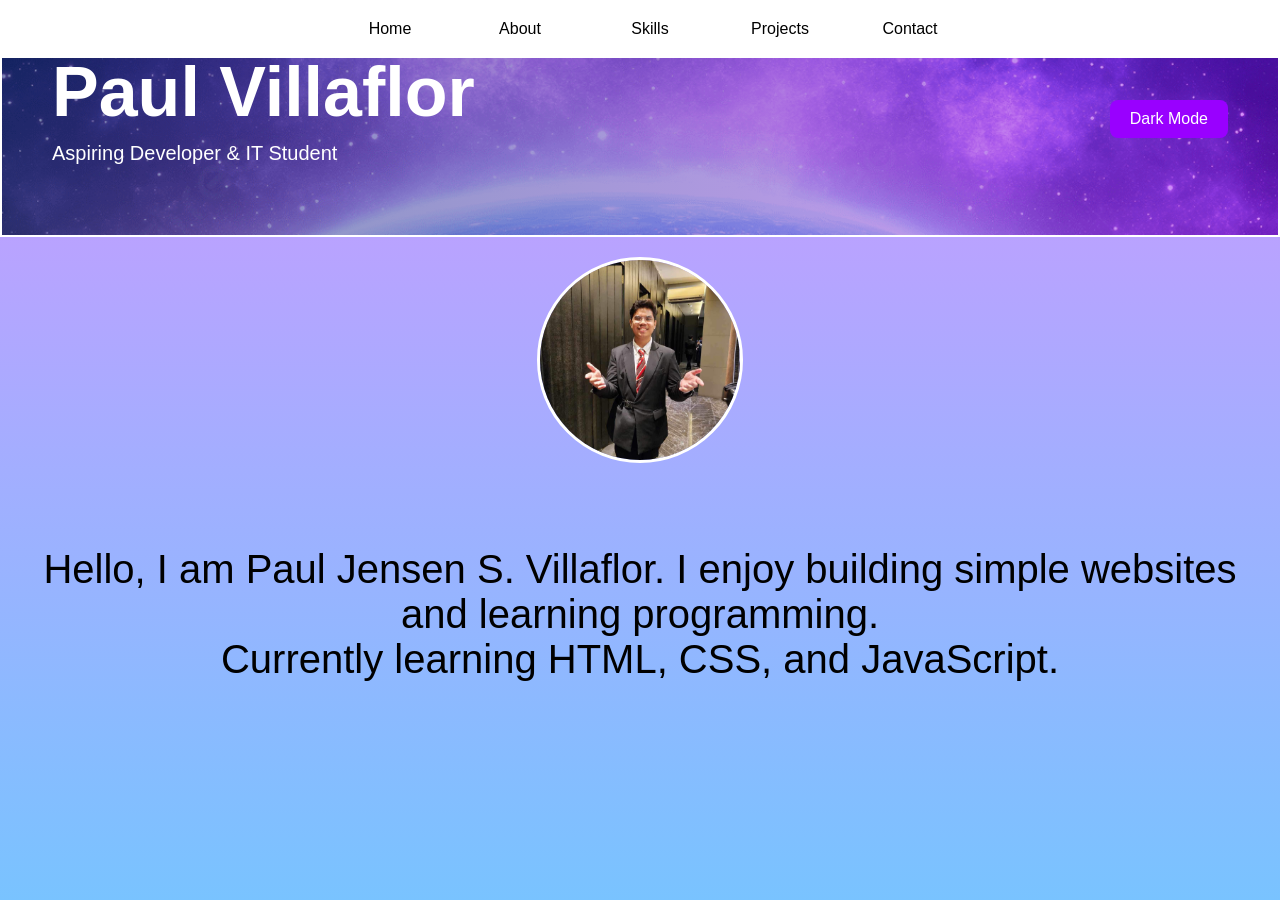
<file: index.html>
<!DOCTYPE html>
<html lang="en">
    
<head>
    <meta charset="UTF-8">
    <meta name="viewport" content="width=device-width, initial-scale=1.0">
    <title>Interactive Personal Portfolio Website</title>
    <link rel="stylesheet" href="style.css">
</head>

<body>

    <div class="navbar">
        <button class="btn" id="HomeBtn">Home</button>
        <button class="btn" id="AboutBtn">About</button>
        <button class="btn" id="SkillsBtn">Skills</button>
        <button class="btn" id="ProjectsBtn">Projects</button>
        <button class="btn" id="ContactBtn">Contact</button>
    </div>

    <div class="header">
        <div class="header-right">
            <h1>Paul Villaflor</h1>
            <p>Aspiring Developer & IT Student</p>
        </div>

        <button class="btn" id="DarkMode">
            Dark Mode
        </button>
    </div>

    <div class="profile">
        <img src="pfp.jpg" alt="Profile Picture">
    </div>

    <div class="intro">
        <p>
            Hello, I am Paul Jensen S. Villaflor.
            I enjoy building simple websites and learning programming.
            <br>
            Currently learning HTML, CSS, and JavaScript.
        </p>
    </div>

    <script src="script.js"></script>

</body>
</html>
</file>
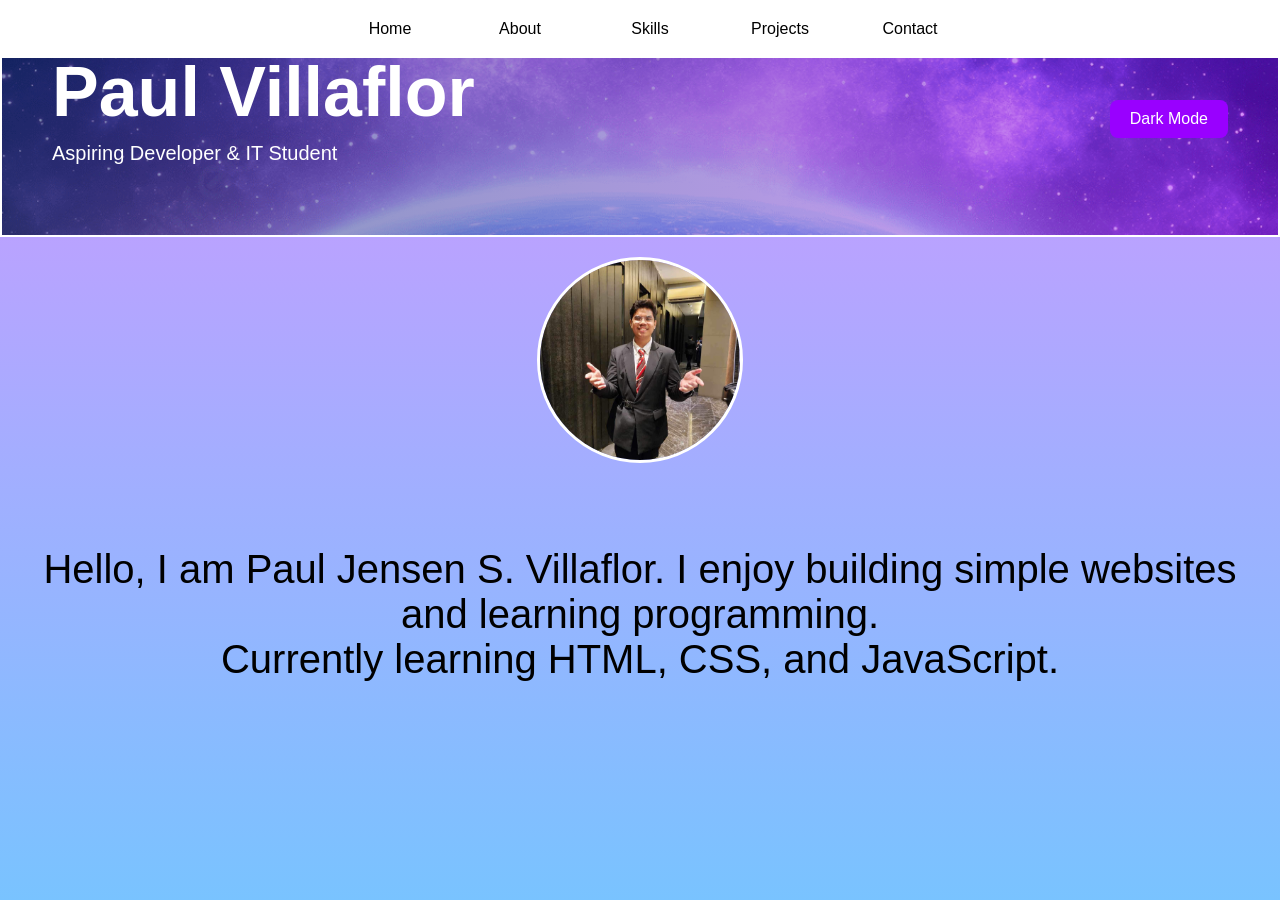
<file: Midterms/index.html>
<!DOCTYPE html>
<html lang="en">
    
<head>
    <meta charset="UTF-8">
    <meta name="viewport" content="width=device-width, initial-scale=1.0">
    <title>Interactive Personal Portfolio Website</title>
    <link rel="stylesheet" href="style.css">
</head>

<body>

    <div class="navbar">
        <button class="btn" id="HomeBtn">Home</button>
        <button class="btn" id="AboutBtn">About</button>
        <button class="btn" id="SkillsBtn">Skills</button>
        <button class="btn" id="ProjectsBtn">Projects</button>
        <button class="btn" id="ContactBtn">Contact</button>
    </div>

    <div class="header">
        <div class="header-right">
            <h1>Paul Villaflor</h1>
            <p>Aspiring Developer & IT Student</p>
        </div>

        <button class="btn" id="DarkMode">
            Dark Mode
        </button>
    </div>

    <div class="profile">
        <img src="pfp.jpg" alt="Profile Picture">
    </div>

    <div class="intro">
        <p>
            Hello, I am Paul Jensen S. Villaflor.
            I enjoy building simple websites and learning programming.
            <br>
            Currently learning HTML, CSS, and JavaScript.
        </p>
    </div>

    <script src="script.js"></script>

</body>
</html>
</file>
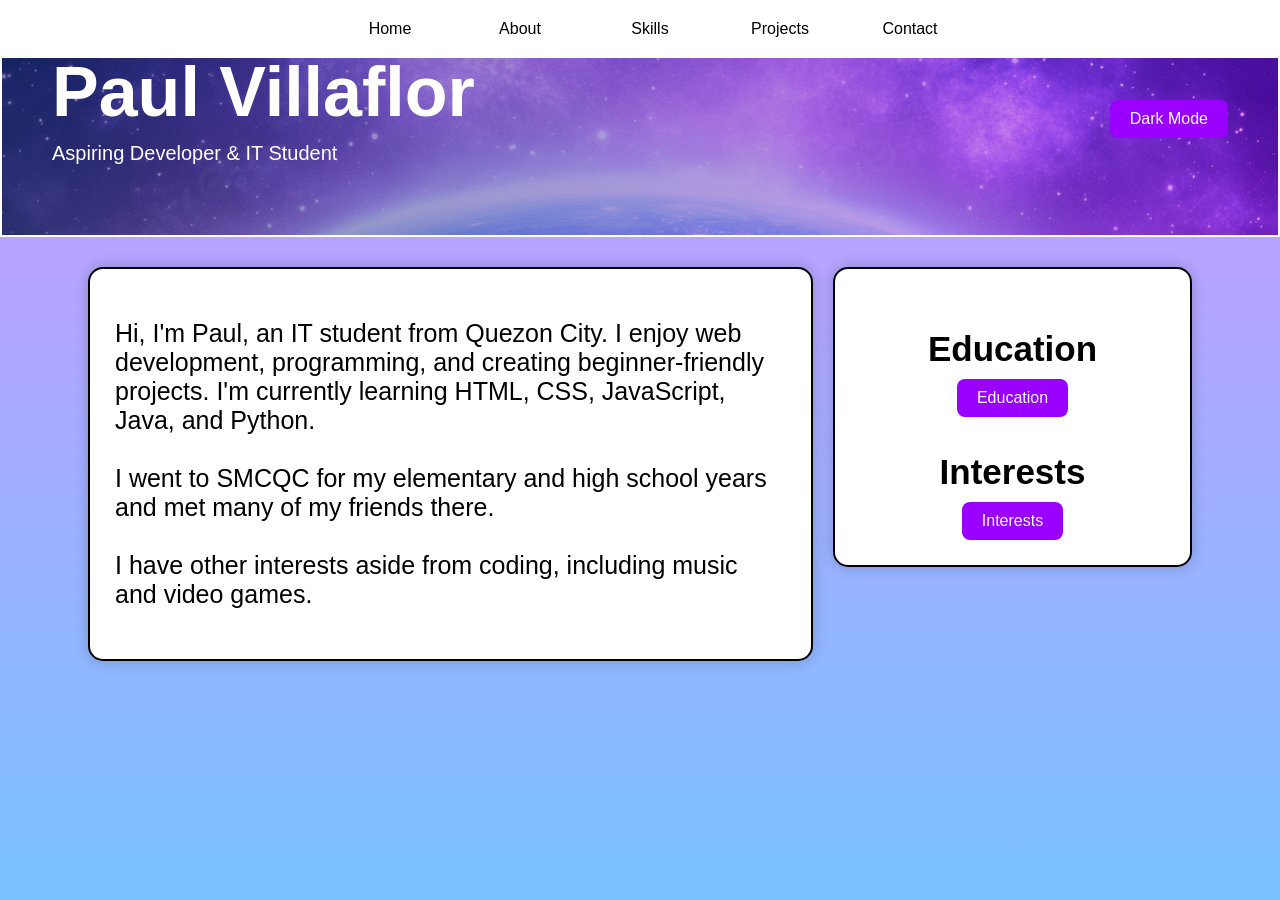
<file: About.html>
<!DOCTYPE html>
<html lang="en">

<head>
    <meta charset="UTF-8">
    <meta name="viewport" content="width=device-width, initial-scale=1.0">
    <title>About | Paul Villaflor</title>

    <link rel="stylesheet" href="style.css">
</head>

<body>

    <div class="navbar">
        <button class="btn" id="HomeBtn">Home</button>
        <button class="btn" id="AboutBtn">About</button>
        <button class="btn" id="SkillsBtn">Skills</button>
        <button class="btn" id="ProjectsBtn">Projects</button>
        <button class="btn" id="ContactBtn">Contact</button>
    </div>

    <div class="header">

        <div class="header-right">
            <h1>Paul Villaflor</h1>
            <p>Aspiring Developer & IT Student</p>
        </div>

        <button class="btn" id="DarkMode">
            Dark Mode
        </button>

    </div>

    <div class="containerwrapper">

        <div class="container">

            <div style="font-size: 25px;">

                <p>
                    Hi, I'm Paul, an IT student from Quezon City.
                    I enjoy web development, programming, and creating beginner-friendly projects.

                    I'm currently learning HTML, CSS, JavaScript, Java, and Python.
                    <br><br>

                    I went to SMCQC for my elementary and high school years and met many of my friends there.
                    <br><br>

                    I have other interests aside from coding, including music and video games.
                </p>

            </div>

        </div>

        <div class="container2">

            <p class="sectiontitle">Education</p>

            <button class="btn" id="EducationPopup">
                Education
            </button>

            <div class="popup" id="popupEdu">

                <div class="popup-content">

                    <h2>Education</h2>

                    <p>
                        Elementary:
                        Saint Mary's College Quezon City
                        <br>
                        2012 - 2018
                        <br><br>

                        High School:
                        Saint Mary's College Quezon City
                        <br>
                        2019 - 2021
                        <br><br>

                        Senior High School:
                        Far Eastern University Manila
                        <br>
                        2021 - 2024
                        <br><br>

                        Current College:
                        FEU Institute of Technology
                        <br>
                        2024 - Present
                    </p>

                    <button class="btn" id="ClosePopupEdu">
                        Close
                    </button>

                </div>

            </div>

            <p class="sectiontitle">Interests</p>

            <button class="btn" id="InterestsPopup">
                Interests
            </button>

            <div class="popup" id="popupInt">

                <div class="popup-content">

                    <h2>Interests</h2>

                    <p>
                        - Playing Guitar<br>
                        - Playing Video Games<br>
                        - Programming<br>
                        - Singing<br>
                        - Self-improvement
                    </p>

                    <button class="btn" id="ClosePopupInt">
                        Close
                    </button>

                </div>

            </div>

        </div>

    </div>

    <script src="script.js"></script>

</body>
</html>
</file>
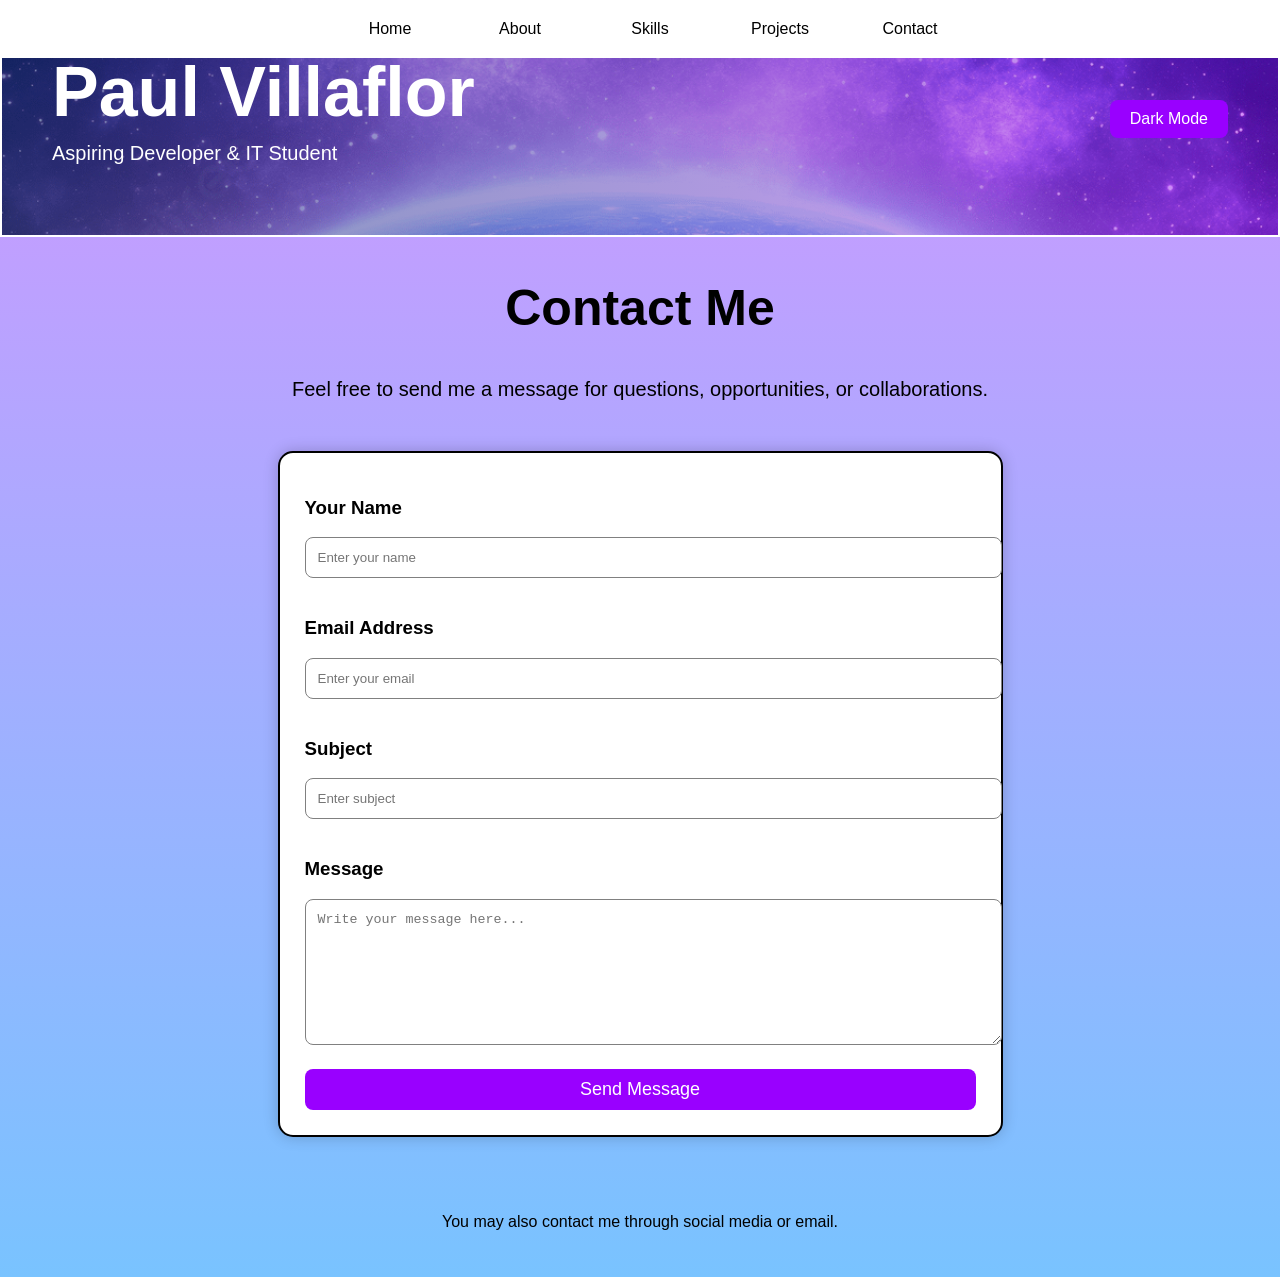
<file: Contacts.html>
<!DOCTYPE html>
<html lang="en">

<head>
    <meta charset="UTF-8">
    <meta name="viewport" content="width=device-width, initial-scale=1.0">
    <title>Contact | Paul Villaflor</title>

    <link rel="stylesheet" href="style.css">
</head>

<body>

    <div class="navbar">
        <button class="btn" id="HomeBtn">Home</button>
        <button class="btn" id="AboutBtn">About</button>
        <button class="btn" id="SkillsBtn">Skills</button>
        <button class="btn" id="ProjectsBtn">Projects</button>
        <button class="btn" id="ContactBtn">Contact</button>
    </div>

    <div class="header">

        <div class="header-right">
            <h1>Paul Villaflor</h1>
            <p>Aspiring Developer & IT Student</p>
        </div>

        <button class="btn" id="DarkMode">
            Dark Mode
        </button>

    </div>

    <div style="text-align: center; margin-top: 30px;">

        <h2 style="font-size: 50px;">
            Contact Me
        </h2>

        <p style="font-size: 20px;">
            Feel free to send me a message for questions,
            opportunities, or collaborations.
        </p>

    </div>

    <div class="containerwrapper">

        <div class="container" style="max-width: 700px;">

            <form>

                <label for="name">
                    <h3>Your Name</h3>
                </label>

                <input
                    type="text"
                    id="name"
                    name="name"
                    placeholder="Enter your name"
                    style="
                        width: 100%;
                        padding: 12px;
                        border-radius: 8px;
                        border: 1px solid gray;
                        margin-bottom: 20px;
                    "
                >

                <label for="email">
                    <h3>Email Address</h3>
                </label>

                <input
                    type="email"
                    id="email"
                    name="email"
                    placeholder="Enter your email"
                    style="
                        width: 100%;
                        padding: 12px;
                        border-radius: 8px;
                        border: 1px solid gray;
                        margin-bottom: 20px;
                    "
                >

                <label for="subject">
                    <h3>Subject</h3>
                </label>

                <input
                    type="text"
                    id="subject"
                    name="subject"
                    placeholder="Enter subject"
                    style="
                        width: 100%;
                        padding: 12px;
                        border-radius: 8px;
                        border: 1px solid gray;
                        margin-bottom: 20px;
                    "
                >

                <label for="message">
                    <h3>Message</h3>
                </label>

                <textarea
                    id="message"
                    name="message"
                    rows="8"
                    placeholder="Write your message here..."
                    style="
                        width: 100%;
                        padding: 12px;
                        border-radius: 8px;
                        border: 1px solid gray;
                        resize: vertical;
                        margin-bottom: 20px;
                    "
                ></textarea>

                <button
                    type="submit"
                    class="btn"
                    style="
                        width: 100%;
                        font-size: 18px;
                    "
                >
                    Send Message
                </button>

            </form>

        </div>

    </div>

    <div style="text-align: center; padding: 30px;">

        <p>
            You may also contact me through social media or email.
        </p>

    </div>

    <script src="script.js"></script>

</body>
</html>
</file>
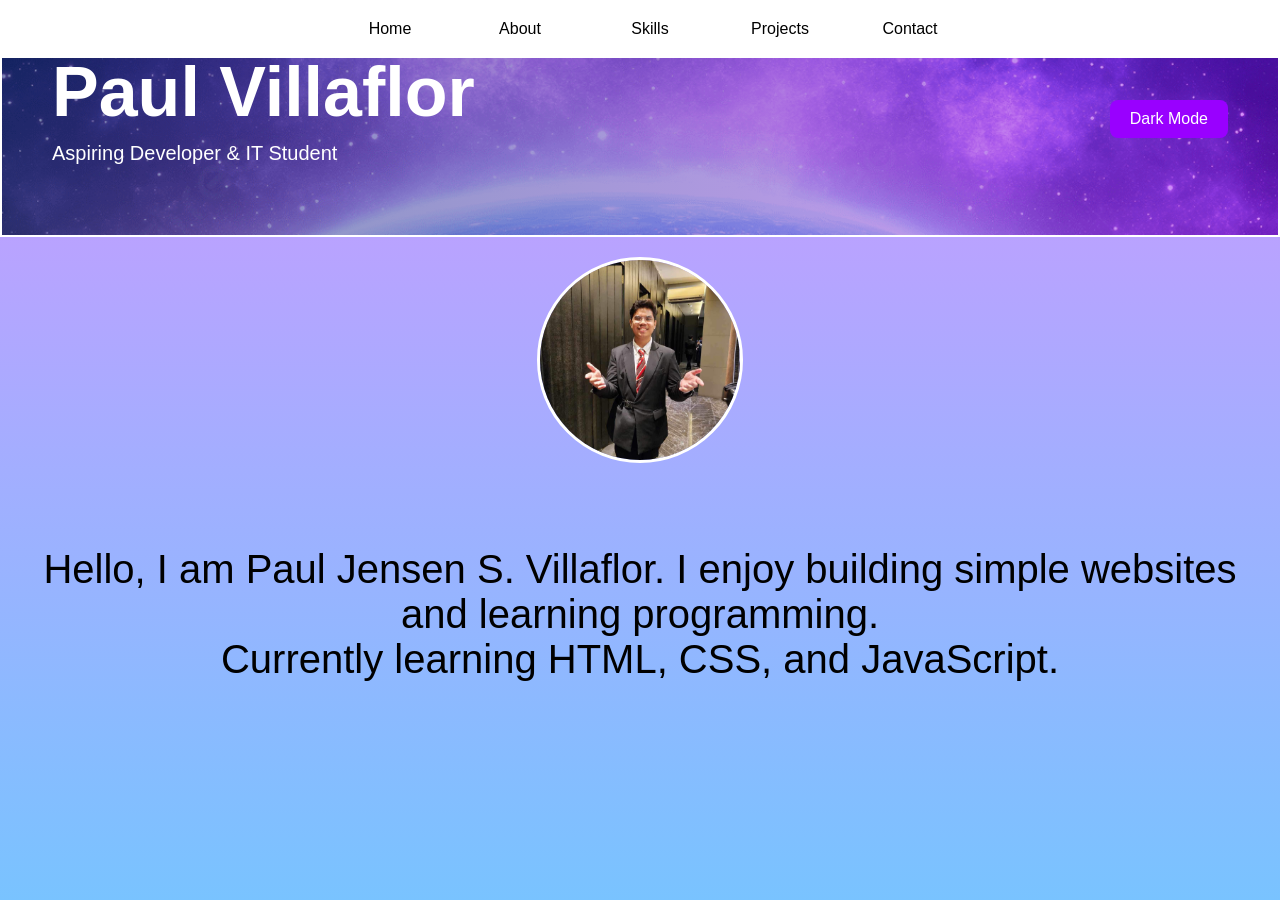
<file: Home.html>
<!DOCTYPE html>
<html lang="en">
    
<head>
    <meta charset="UTF-8">
    <meta name="viewport" content="width=device-width, initial-scale=1.0">
    <title>Interactive Personal Portfolio Website</title>
    <link rel="stylesheet" href="style.css">
</head>

<body>

    <div class="navbar">
        <button class="btn" id="HomeBtn">Home</button>
        <button class="btn" id="AboutBtn">About</button>
        <button class="btn" id="SkillsBtn">Skills</button>
        <button class="btn" id="ProjectsBtn">Projects</button>
        <button class="btn" id="ContactBtn">Contact</button>
    </div>

    <div class="header">
        <div class="header-right">
            <h1>Paul Villaflor</h1>
            <p>Aspiring Developer & IT Student</p>
        </div>

        <button class="btn" id="DarkMode">
            Dark Mode
        </button>
    </div>

    <div class="profile">
        <img src="pfp.jpg" alt="Profile Picture">
    </div>

    <div class="intro">
        <p>
            Hello, I am Paul Jensen S. Villaflor.
            I enjoy building simple websites and learning programming.
            <br>
            Currently learning HTML, CSS, and JavaScript.
        </p>
    </div>

    <script src="script.js"></script>

</body>
</html>
</file>
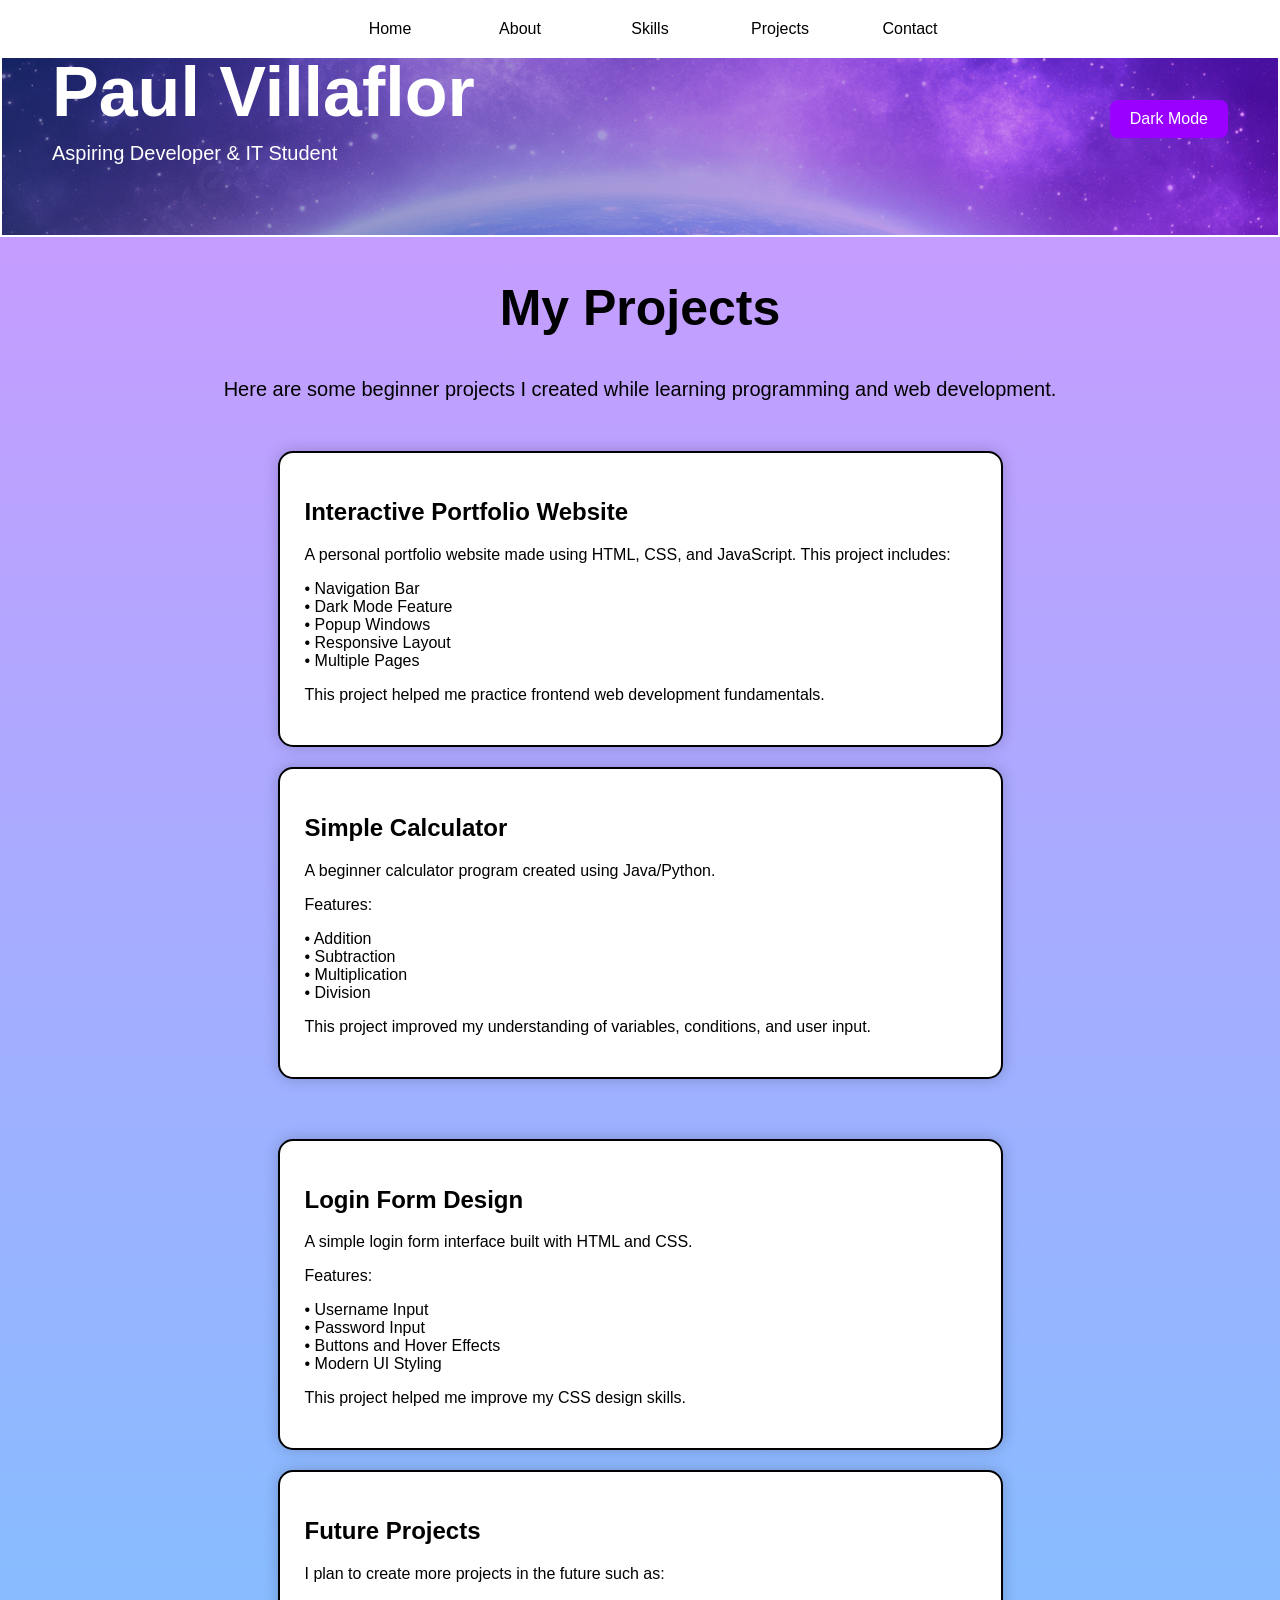
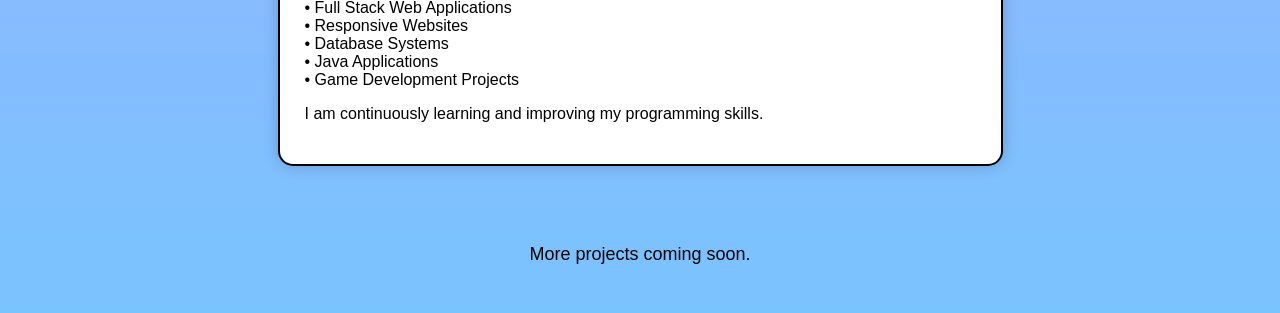
<file: Projects.html>
<!DOCTYPE html>
<html lang="en">

<head>
    <meta charset="UTF-8">
    <meta name="viewport" content="width=device-width, initial-scale=1.0">
    <title>Projects | Paul Villaflor</title>

    <link rel="stylesheet" href="style.css">
</head>

<body>

    <div class="navbar">
        <button class="btn" id="HomeBtn">Home</button>
        <button class="btn" id="AboutBtn">About</button>
        <button class="btn" id="SkillsBtn">Skills</button>
        <button class="btn" id="ProjectsBtn">Projects</button>
        <button class="btn" id="ContactBtn">Contact</button>
    </div>

    <div class="header">

        <div class="header-right">
            <h1>Paul Villaflor</h1>
            <p>Aspiring Developer & IT Student</p>
        </div>

        <button class="btn" id="DarkMode">
            Dark Mode
        </button>

    </div>

    <div style="text-align: center; margin-top: 30px;">
        <h2 style="font-size: 50px;">My Projects</h2>
        <p style="font-size: 20px;">
            Here are some beginner projects I created while learning programming and web development.
        </p>
    </div>

    <div class="containerwrapper">

        <div class="container">

            <div>

                <h2>Interactive Portfolio Website</h2>

                <p>
                    A personal portfolio website made using HTML, CSS, and JavaScript.
                    This project includes:
                </p>

                <p>
                    • Navigation Bar<br>
                    • Dark Mode Feature<br>
                    • Popup Windows<br>
                    • Responsive Layout<br>
                    • Multiple Pages
                </p>

                <p>
                    This project helped me practice frontend web development fundamentals.
                </p>

            </div>

        </div>

        <!-- PROJECT 2 -->
        <div class="container">

            <div>

                <h2>Simple Calculator</h2>

                <p>
                    A beginner calculator program created using Java/Python.
                </p>

                <p>
                    Features:
                </p>

                <p>
                    • Addition<br>
                    • Subtraction<br>
                    • Multiplication<br>
                    • Division
                </p>

                <p>
                    This project improved my understanding of variables,
                    conditions, and user input.
                </p>

            </div>

        </div>

    </div>

    <div class="containerwrapper">

        <div class="container">

            <div>

                <h2>Login Form Design</h2>

                <p>
                    A simple login form interface built with HTML and CSS.
                </p>

                <p>
                    Features:
                </p>

                <p>
                    • Username Input<br>
                    • Password Input<br>
                    • Buttons and Hover Effects<br>
                    • Modern UI Styling
                </p>

                <p>
                    This project helped me improve my CSS design skills.
                </p>

            </div>

        </div>

        <div class="container">

            <div>

                <h2>Future Projects</h2>

                <p>
                    I plan to create more projects in the future such as:
                </p>

                <p>
                    • Full Stack Web Applications<br>
                    • Responsive Websites<br>
                    • Database Systems<br>
                    • Java Applications<br>
                    • Game Development Projects
                </p>

                <p>
                    I am continuously learning and improving my programming skills.
                </p>

            </div>

        </div>

    </div>

    <div style="text-align: center; padding: 30px; font-size: 18px;">
        <p>
            More projects coming soon.
        </p>
    </div>

    <script src="script.js"></script>

</body>
</html>
</file>
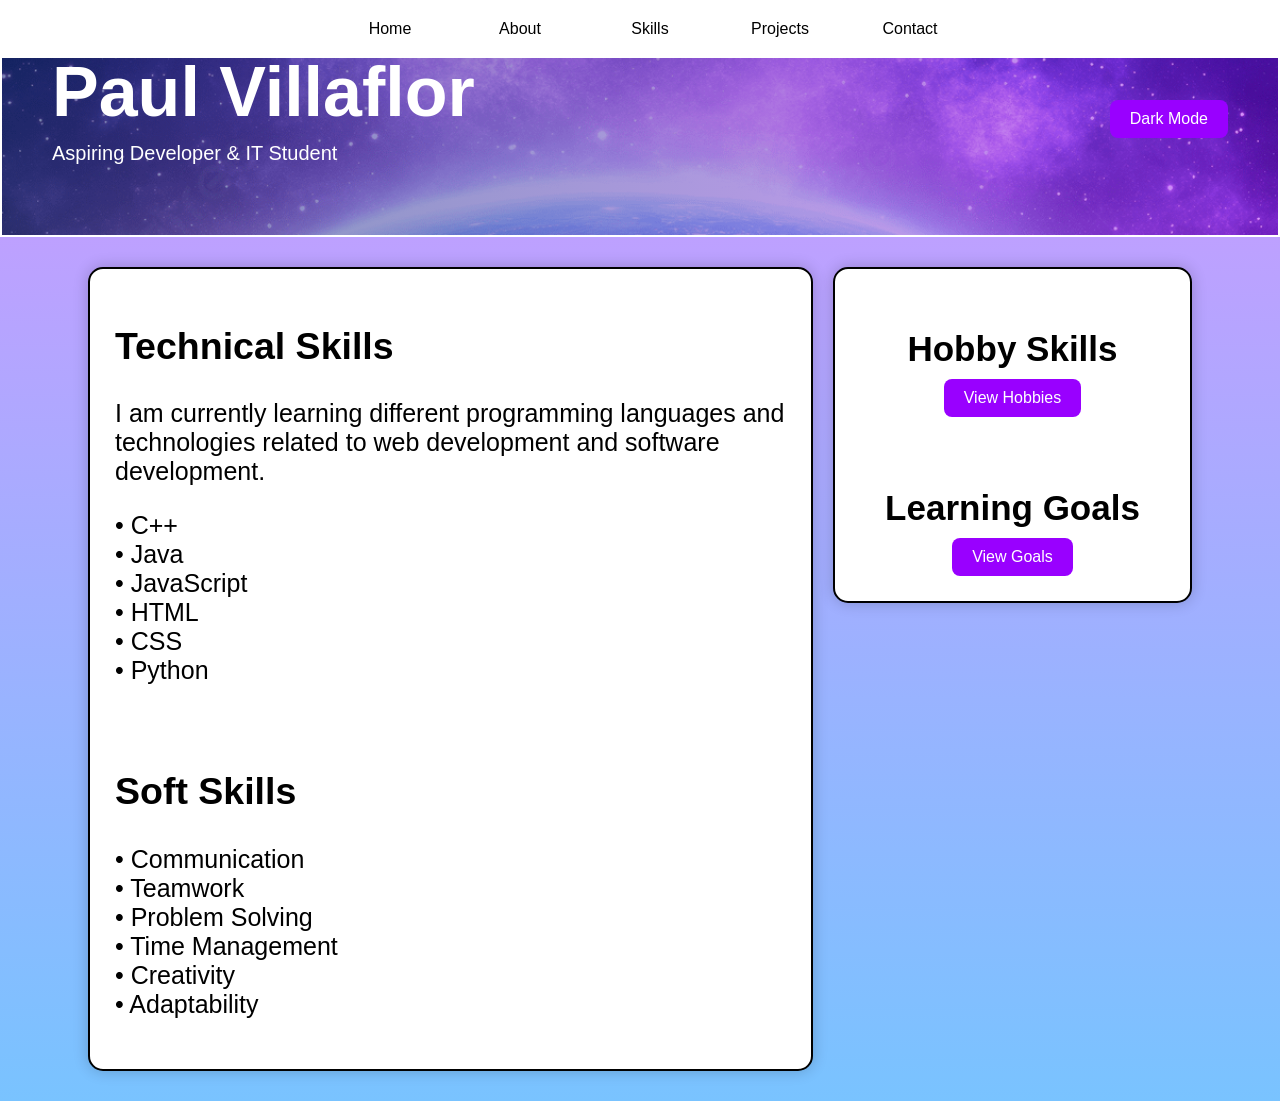
<file: Skills.html>
<!DOCTYPE html>
<html lang="en">

<head>
    <meta charset="UTF-8">
    <meta name="viewport" content="width=device-width, initial-scale=1.0">
    <title>Skills | Paul Villaflor</title>

    <link rel="stylesheet" href="style.css">
</head>

<body>

    <div class="navbar">
        <button class="btn" id="HomeBtn">Home</button>
        <button class="btn" id="AboutBtn">About</button>
        <button class="btn" id="SkillsBtn">Skills</button>
        <button class="btn" id="ProjectsBtn">Projects</button>
        <button class="btn" id="ContactBtn">Contact</button>
    </div>

    <div class="header">

        <div class="header-right">
            <h1>Paul Villaflor</h1>
            <p>Aspiring Developer & IT Student</p>
        </div>

        <button class="btn" id="DarkMode">
            Dark Mode
        </button>

    </div>

    <div class="containerwrapper">

        <div class="container">

            <div style="font-size: 25px;">

                <h2>Technical Skills</h2>

                <p>
                    I am currently learning different programming languages
                    and technologies related to web development and software development.
                </p>

                <p>
                    • C++<br>
                    • Java<br>
                    • JavaScript<br>
                    • HTML<br>
                    • CSS<br>
                    • Python
                </p>

                <br>

                <h2>Soft Skills</h2>

                <p>
                    • Communication<br>
                    • Teamwork<br>
                    • Problem Solving<br>
                    • Time Management<br>
                    • Creativity<br>
                    • Adaptability
                </p>

            </div>

        </div>

        <div class="container2">

            <p class="sectiontitle">Hobby Skills</p>

            <button class="btn" id="SkillsPopup">
                View Hobbies
            </button>

            <div class="popup" id="popupSki">

                <div class="popup-content">

                    <h2>Hobby Skills</h2>

                    <p>
                        • Playing Guitar<br>
                        • Singing<br>
                        • Gaming<br>
                        • Basic Video Editing<br>
                        • Learning New Technologies<br>
                        • Content Creation
                    </p>

                    <button class="btn" id="ClosePopupSki">
                        Close
                    </button>

                </div>

            </div>

            <br><br>

            <p class="sectiontitle">Learning Goals</p>

            <button class="btn" id="InterestsPopup">
                View Goals
            </button>

            <div class="popup" id="popupInt">

                <div class="popup-content">

                    <h2>Learning Goals</h2>

                    <p>
                        • Become a Full Stack Developer<br>
                        • Improve JavaScript Skills<br>
                        • Learn Responsive Web Design<br>
                        • Build More Projects<br>
                        • Learn Databases and APIs
                    </p>

                    <button class="btn" id="ClosePopupInt">
                        Close
                    </button>

                </div>

            </div>

        </div>

    </div>

    <script src="script.js"></script>

</body>
</html>
</file>
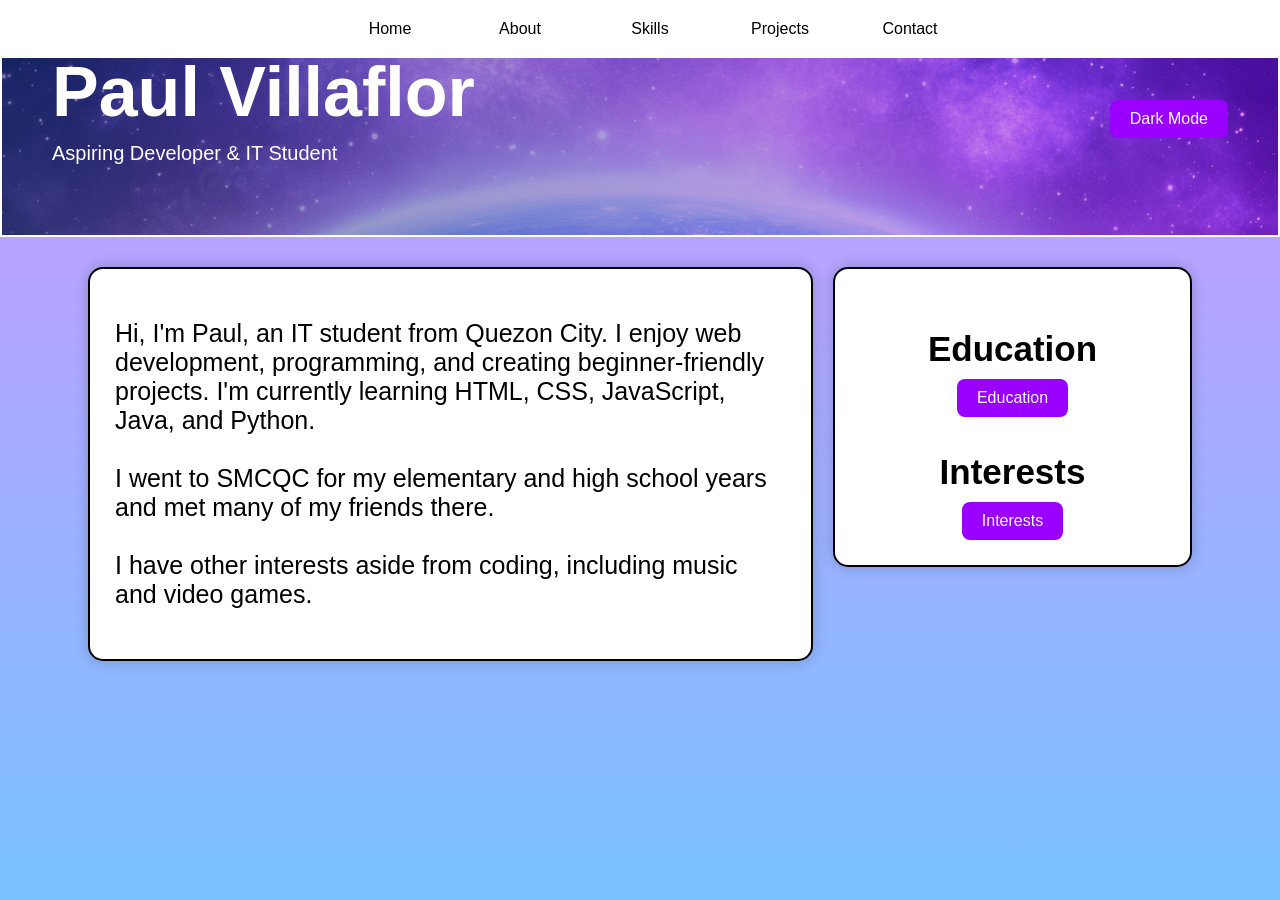
<file: Midterms/About.html>
<!DOCTYPE html>
<html lang="en">

<head>
    <meta charset="UTF-8">
    <meta name="viewport" content="width=device-width, initial-scale=1.0">
    <title>About | Paul Villaflor</title>

    <link rel="stylesheet" href="style.css">
</head>

<body>

    <div class="navbar">
        <button class="btn" id="HomeBtn">Home</button>
        <button class="btn" id="AboutBtn">About</button>
        <button class="btn" id="SkillsBtn">Skills</button>
        <button class="btn" id="ProjectsBtn">Projects</button>
        <button class="btn" id="ContactBtn">Contact</button>
    </div>

    <div class="header">

        <div class="header-right">
            <h1>Paul Villaflor</h1>
            <p>Aspiring Developer & IT Student</p>
        </div>

        <button class="btn" id="DarkMode">
            Dark Mode
        </button>

    </div>

    <div class="containerwrapper">

        <div class="container">

            <div style="font-size: 25px;">

                <p>
                    Hi, I'm Paul, an IT student from Quezon City.
                    I enjoy web development, programming, and creating beginner-friendly projects.

                    I'm currently learning HTML, CSS, JavaScript, Java, and Python.
                    <br><br>

                    I went to SMCQC for my elementary and high school years and met many of my friends there.
                    <br><br>

                    I have other interests aside from coding, including music and video games.
                </p>

            </div>

        </div>

        <div class="container2">

            <p class="sectiontitle">Education</p>

            <button class="btn" id="EducationPopup">
                Education
            </button>

            <div class="popup" id="popupEdu">

                <div class="popup-content">

                    <h2>Education</h2>

                    <p>
                        Elementary:
                        Saint Mary's College Quezon City
                        <br>
                        2012 - 2018
                        <br><br>

                        High School:
                        Saint Mary's College Quezon City
                        <br>
                        2019 - 2021
                        <br><br>

                        Senior High School:
                        Far Eastern University Manila
                        <br>
                        2021 - 2024
                        <br><br>

                        Current College:
                        FEU Institute of Technology
                        <br>
                        2024 - Present
                    </p>

                    <button class="btn" id="ClosePopupEdu">
                        Close
                    </button>

                </div>

            </div>

            <p class="sectiontitle">Interests</p>

            <button class="btn" id="InterestsPopup">
                Interests
            </button>

            <div class="popup" id="popupInt">

                <div class="popup-content">

                    <h2>Interests</h2>

                    <p>
                        - Playing Guitar<br>
                        - Playing Video Games<br>
                        - Programming<br>
                        - Singing<br>
                        - Self-improvement
                    </p>

                    <button class="btn" id="ClosePopupInt">
                        Close
                    </button>

                </div>

            </div>

        </div>

    </div>

    <script src="script.js"></script>

</body>
</html>
</file>
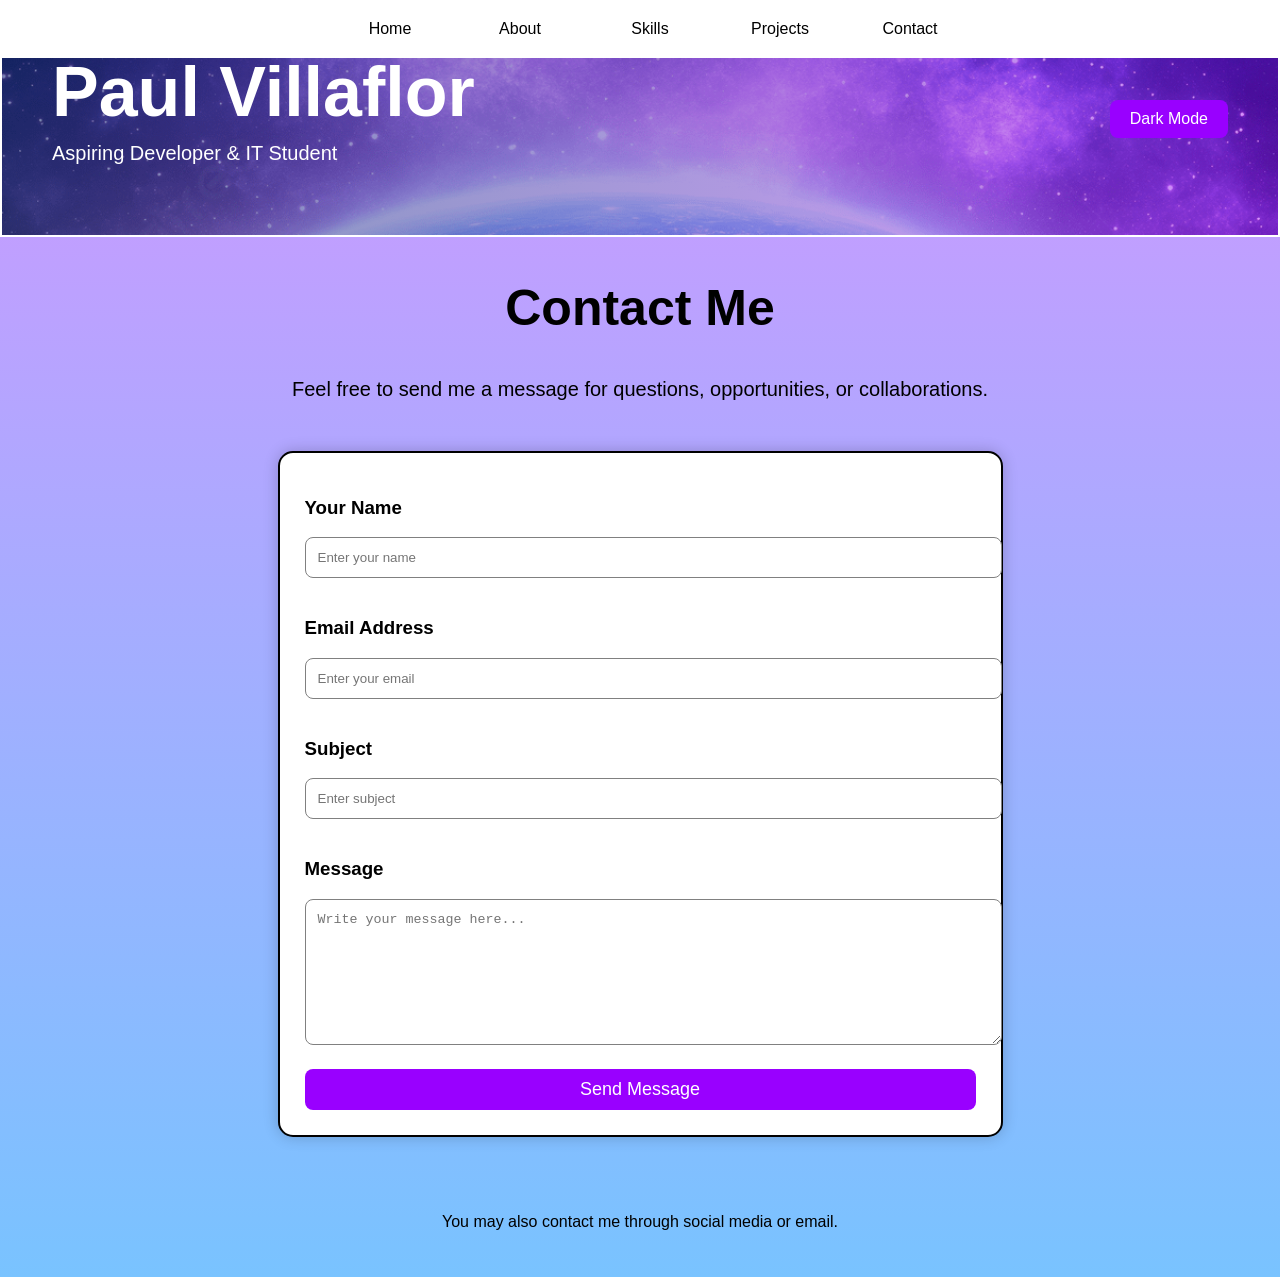
<file: Midterms/Contacts.html>
<!DOCTYPE html>
<html lang="en">

<head>
    <meta charset="UTF-8">
    <meta name="viewport" content="width=device-width, initial-scale=1.0">
    <title>Contact | Paul Villaflor</title>

    <link rel="stylesheet" href="style.css">
</head>

<body>

    <div class="navbar">
        <button class="btn" id="HomeBtn">Home</button>
        <button class="btn" id="AboutBtn">About</button>
        <button class="btn" id="SkillsBtn">Skills</button>
        <button class="btn" id="ProjectsBtn">Projects</button>
        <button class="btn" id="ContactBtn">Contact</button>
    </div>

    <div class="header">

        <div class="header-right">
            <h1>Paul Villaflor</h1>
            <p>Aspiring Developer & IT Student</p>
        </div>

        <button class="btn" id="DarkMode">
            Dark Mode
        </button>

    </div>

    <div style="text-align: center; margin-top: 30px;">

        <h2 style="font-size: 50px;">
            Contact Me
        </h2>

        <p style="font-size: 20px;">
            Feel free to send me a message for questions,
            opportunities, or collaborations.
        </p>

    </div>

    <div class="containerwrapper">

        <div class="container" style="max-width: 700px;">

            <form>

                <label for="name">
                    <h3>Your Name</h3>
                </label>

                <input
                    type="text"
                    id="name"
                    name="name"
                    placeholder="Enter your name"
                    style="
                        width: 100%;
                        padding: 12px;
                        border-radius: 8px;
                        border: 1px solid gray;
                        margin-bottom: 20px;
                    "
                >

                <label for="email">
                    <h3>Email Address</h3>
                </label>

                <input
                    type="email"
                    id="email"
                    name="email"
                    placeholder="Enter your email"
                    style="
                        width: 100%;
                        padding: 12px;
                        border-radius: 8px;
                        border: 1px solid gray;
                        margin-bottom: 20px;
                    "
                >

                <label for="subject">
                    <h3>Subject</h3>
                </label>

                <input
                    type="text"
                    id="subject"
                    name="subject"
                    placeholder="Enter subject"
                    style="
                        width: 100%;
                        padding: 12px;
                        border-radius: 8px;
                        border: 1px solid gray;
                        margin-bottom: 20px;
                    "
                >

                <label for="message">
                    <h3>Message</h3>
                </label>

                <textarea
                    id="message"
                    name="message"
                    rows="8"
                    placeholder="Write your message here..."
                    style="
                        width: 100%;
                        padding: 12px;
                        border-radius: 8px;
                        border: 1px solid gray;
                        resize: vertical;
                        margin-bottom: 20px;
                    "
                ></textarea>

                <button
                    type="submit"
                    class="btn"
                    style="
                        width: 100%;
                        font-size: 18px;
                    "
                >
                    Send Message
                </button>

            </form>

        </div>

    </div>

    <div style="text-align: center; padding: 30px;">

        <p>
            You may also contact me through social media or email.
        </p>

    </div>

    <script src="script.js"></script>

</body>
</html>
</file>
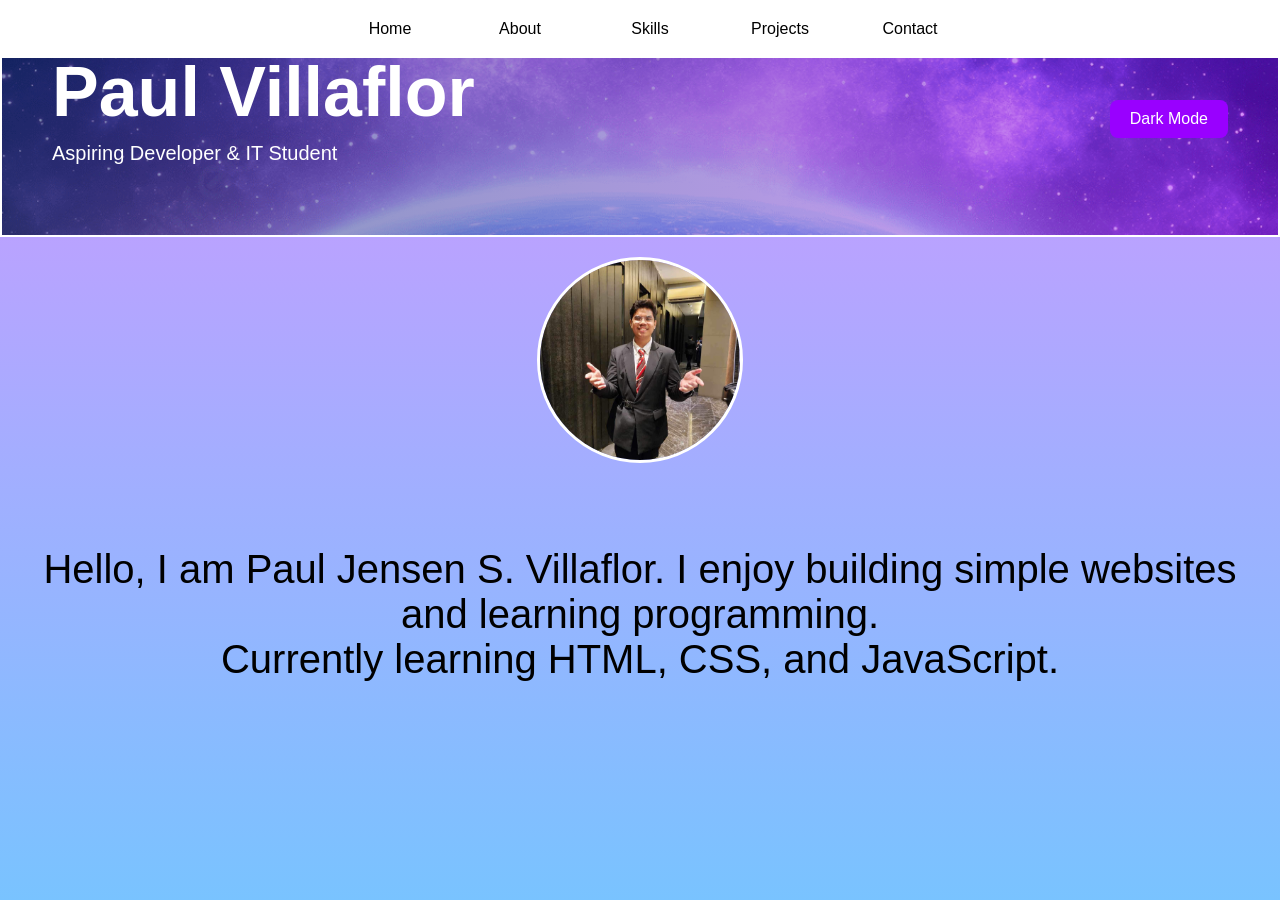
<file: Midterms/Home.html>
<!DOCTYPE html>
<html lang="en">
    
<head>
    <meta charset="UTF-8">
    <meta name="viewport" content="width=device-width, initial-scale=1.0">
    <title>Interactive Personal Portfolio Website</title>
    <link rel="stylesheet" href="style.css">
</head>

<body>

    <div class="navbar">
        <button class="btn" id="HomeBtn">Home</button>
        <button class="btn" id="AboutBtn">About</button>
        <button class="btn" id="SkillsBtn">Skills</button>
        <button class="btn" id="ProjectsBtn">Projects</button>
        <button class="btn" id="ContactBtn">Contact</button>
    </div>

    <div class="header">
        <div class="header-right">
            <h1>Paul Villaflor</h1>
            <p>Aspiring Developer & IT Student</p>
        </div>

        <button class="btn" id="DarkMode">
            Dark Mode
        </button>
    </div>

    <div class="profile">
        <img src="pfp.jpg" alt="Profile Picture">
    </div>

    <div class="intro">
        <p>
            Hello, I am Paul Jensen S. Villaflor.
            I enjoy building simple websites and learning programming.
            <br>
            Currently learning HTML, CSS, and JavaScript.
        </p>
    </div>

    <script src="script.js"></script>

</body>
</html>
</file>
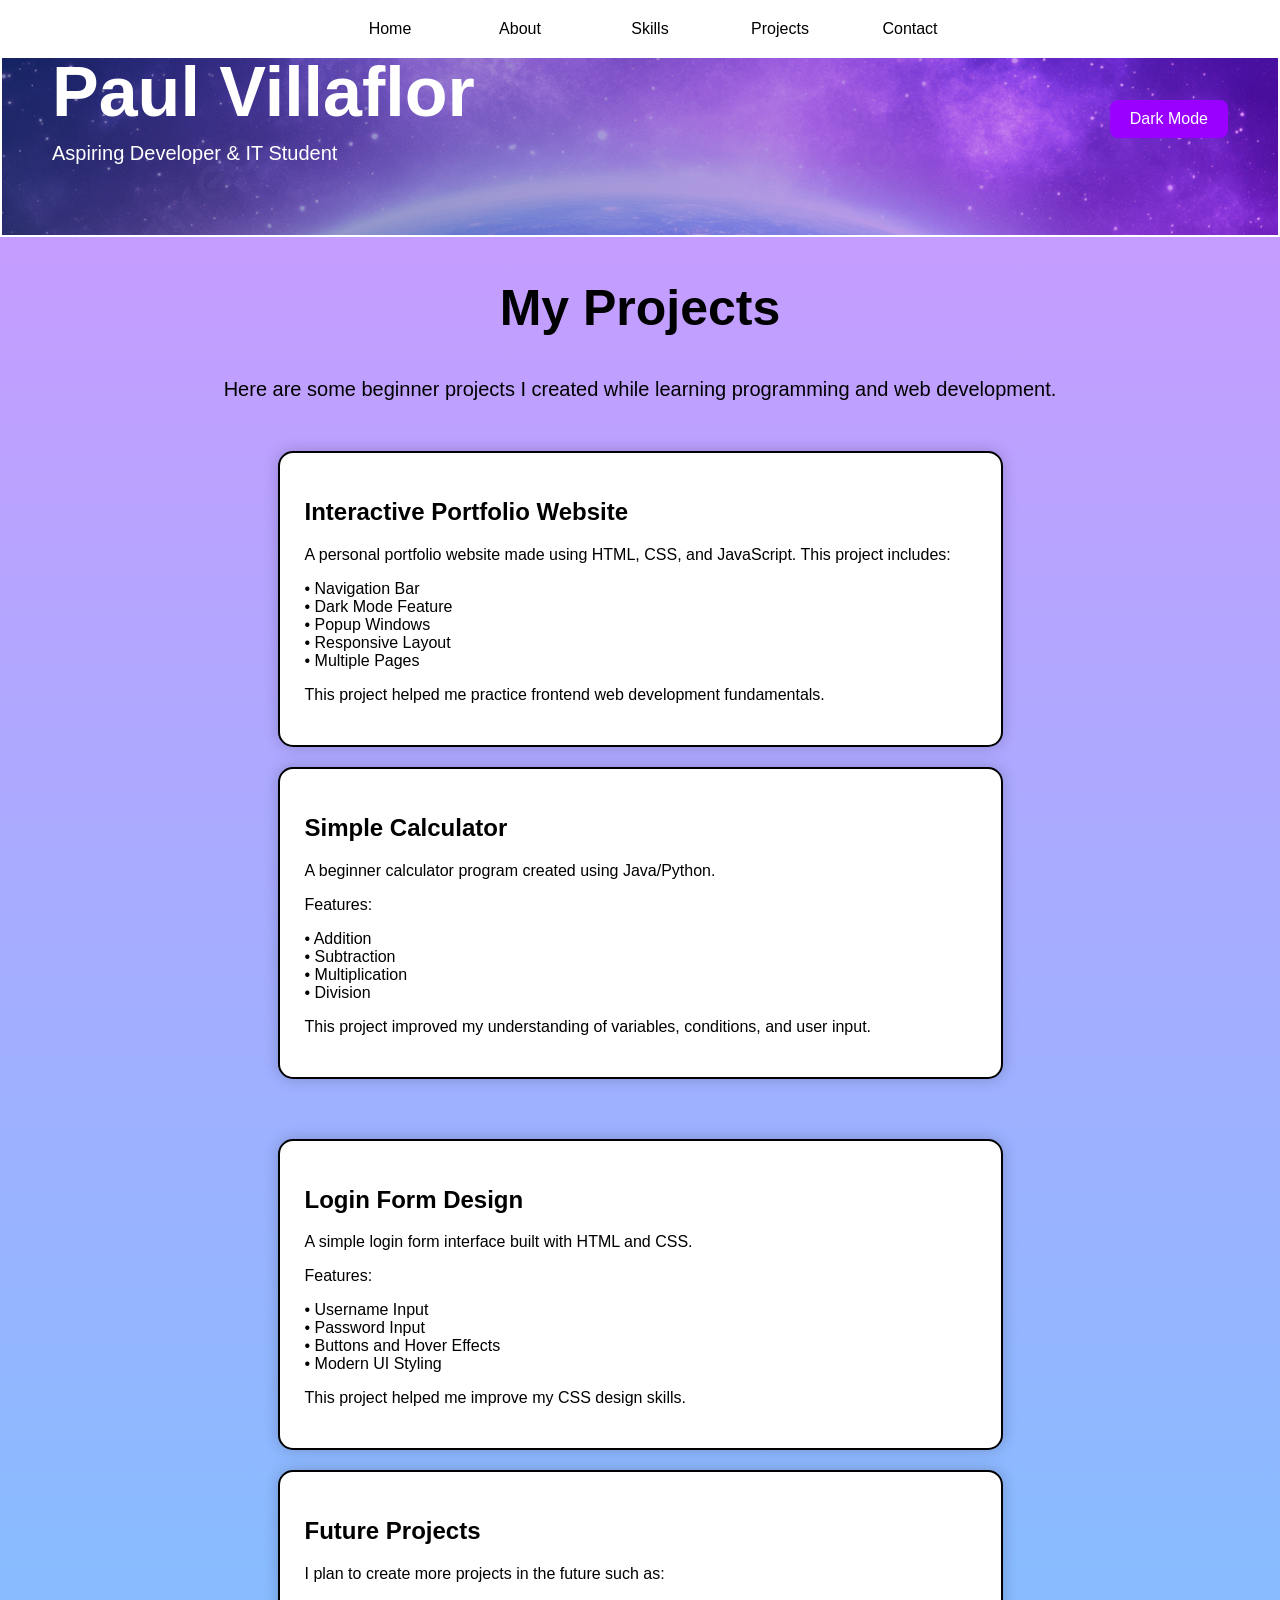
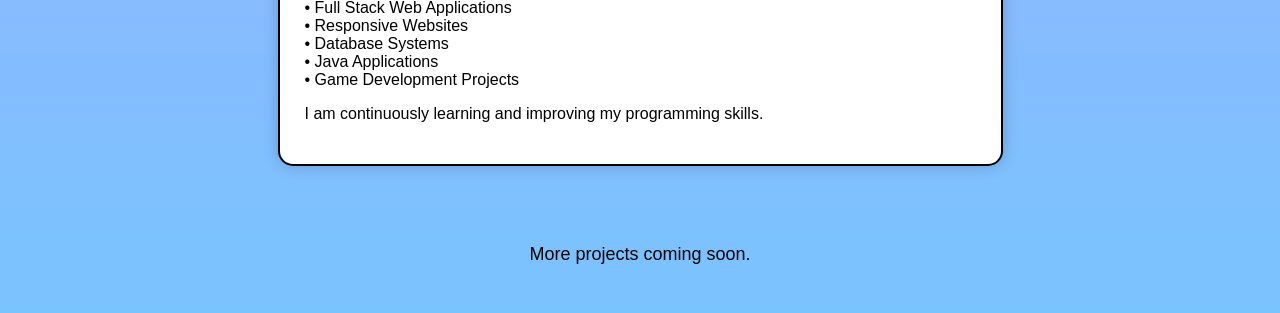
<file: Midterms/Projects.html>
<!DOCTYPE html>
<html lang="en">

<head>
    <meta charset="UTF-8">
    <meta name="viewport" content="width=device-width, initial-scale=1.0">
    <title>Projects | Paul Villaflor</title>

    <link rel="stylesheet" href="style.css">
</head>

<body>

    <div class="navbar">
        <button class="btn" id="HomeBtn">Home</button>
        <button class="btn" id="AboutBtn">About</button>
        <button class="btn" id="SkillsBtn">Skills</button>
        <button class="btn" id="ProjectsBtn">Projects</button>
        <button class="btn" id="ContactBtn">Contact</button>
    </div>

    <div class="header">

        <div class="header-right">
            <h1>Paul Villaflor</h1>
            <p>Aspiring Developer & IT Student</p>
        </div>

        <button class="btn" id="DarkMode">
            Dark Mode
        </button>

    </div>

    <div style="text-align: center; margin-top: 30px;">
        <h2 style="font-size: 50px;">My Projects</h2>
        <p style="font-size: 20px;">
            Here are some beginner projects I created while learning programming and web development.
        </p>
    </div>

    <div class="containerwrapper">

        <div class="container">

            <div>

                <h2>Interactive Portfolio Website</h2>

                <p>
                    A personal portfolio website made using HTML, CSS, and JavaScript.
                    This project includes:
                </p>

                <p>
                    • Navigation Bar<br>
                    • Dark Mode Feature<br>
                    • Popup Windows<br>
                    • Responsive Layout<br>
                    • Multiple Pages
                </p>

                <p>
                    This project helped me practice frontend web development fundamentals.
                </p>

            </div>

        </div>

        <!-- PROJECT 2 -->
        <div class="container">

            <div>

                <h2>Simple Calculator</h2>

                <p>
                    A beginner calculator program created using Java/Python.
                </p>

                <p>
                    Features:
                </p>

                <p>
                    • Addition<br>
                    • Subtraction<br>
                    • Multiplication<br>
                    • Division
                </p>

                <p>
                    This project improved my understanding of variables,
                    conditions, and user input.
                </p>

            </div>

        </div>

    </div>

    <div class="containerwrapper">

        <div class="container">

            <div>

                <h2>Login Form Design</h2>

                <p>
                    A simple login form interface built with HTML and CSS.
                </p>

                <p>
                    Features:
                </p>

                <p>
                    • Username Input<br>
                    • Password Input<br>
                    • Buttons and Hover Effects<br>
                    • Modern UI Styling
                </p>

                <p>
                    This project helped me improve my CSS design skills.
                </p>

            </div>

        </div>

        <div class="container">

            <div>

                <h2>Future Projects</h2>

                <p>
                    I plan to create more projects in the future such as:
                </p>

                <p>
                    • Full Stack Web Applications<br>
                    • Responsive Websites<br>
                    • Database Systems<br>
                    • Java Applications<br>
                    • Game Development Projects
                </p>

                <p>
                    I am continuously learning and improving my programming skills.
                </p>

            </div>

        </div>

    </div>

    <div style="text-align: center; padding: 30px; font-size: 18px;">
        <p>
            More projects coming soon.
        </p>
    </div>

    <script src="script.js"></script>

</body>
</html>
</file>
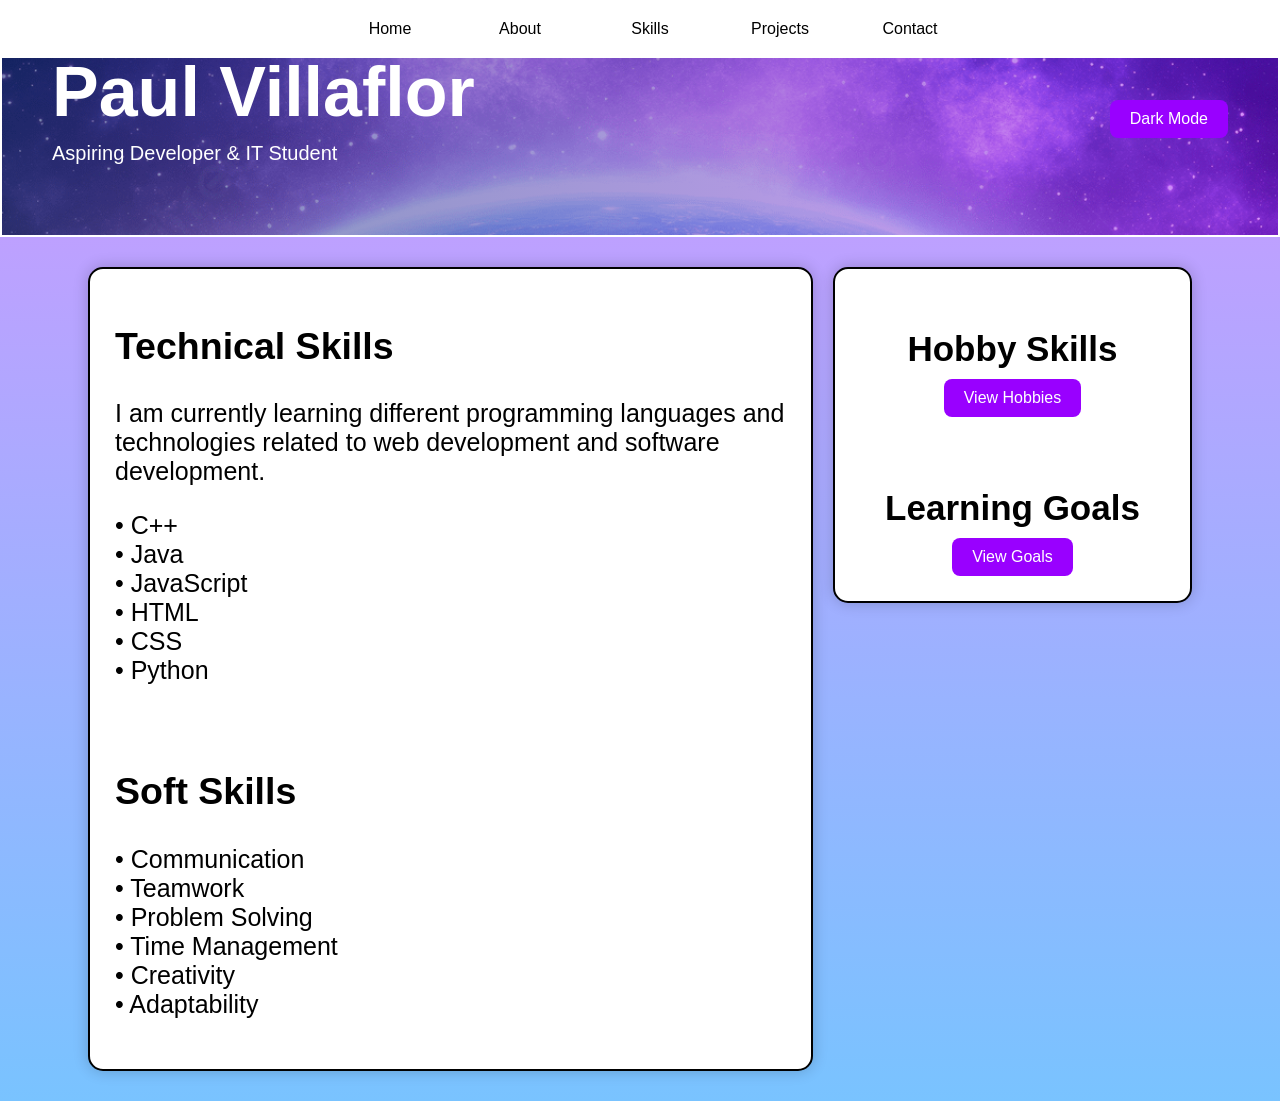
<file: Midterms/Skills.html>
<!DOCTYPE html>
<html lang="en">

<head>
    <meta charset="UTF-8">
    <meta name="viewport" content="width=device-width, initial-scale=1.0">
    <title>Skills | Paul Villaflor</title>

    <link rel="stylesheet" href="style.css">
</head>

<body>

    <div class="navbar">
        <button class="btn" id="HomeBtn">Home</button>
        <button class="btn" id="AboutBtn">About</button>
        <button class="btn" id="SkillsBtn">Skills</button>
        <button class="btn" id="ProjectsBtn">Projects</button>
        <button class="btn" id="ContactBtn">Contact</button>
    </div>

    <div class="header">

        <div class="header-right">
            <h1>Paul Villaflor</h1>
            <p>Aspiring Developer & IT Student</p>
        </div>

        <button class="btn" id="DarkMode">
            Dark Mode
        </button>

    </div>

    <div class="containerwrapper">

        <div class="container">

            <div style="font-size: 25px;">

                <h2>Technical Skills</h2>

                <p>
                    I am currently learning different programming languages
                    and technologies related to web development and software development.
                </p>

                <p>
                    • C++<br>
                    • Java<br>
                    • JavaScript<br>
                    • HTML<br>
                    • CSS<br>
                    • Python
                </p>

                <br>

                <h2>Soft Skills</h2>

                <p>
                    • Communication<br>
                    • Teamwork<br>
                    • Problem Solving<br>
                    • Time Management<br>
                    • Creativity<br>
                    • Adaptability
                </p>

            </div>

        </div>

        <div class="container2">

            <p class="sectiontitle">Hobby Skills</p>

            <button class="btn" id="SkillsPopup">
                View Hobbies
            </button>

            <div class="popup" id="popupSki">

                <div class="popup-content">

                    <h2>Hobby Skills</h2>

                    <p>
                        • Playing Guitar<br>
                        • Singing<br>
                        • Gaming<br>
                        • Basic Video Editing<br>
                        • Learning New Technologies<br>
                        • Content Creation
                    </p>

                    <button class="btn" id="ClosePopupSki">
                        Close
                    </button>

                </div>

            </div>

            <br><br>

            <p class="sectiontitle">Learning Goals</p>

            <button class="btn" id="InterestsPopup">
                View Goals
            </button>

            <div class="popup" id="popupInt">

                <div class="popup-content">

                    <h2>Learning Goals</h2>

                    <p>
                        • Become a Full Stack Developer<br>
                        • Improve JavaScript Skills<br>
                        • Learn Responsive Web Design<br>
                        • Build More Projects<br>
                        • Learn Databases and APIs
                    </p>

                    <button class="btn" id="ClosePopupInt">
                        Close
                    </button>

                </div>

            </div>

        </div>

    </div>

    <script src="script.js"></script>

</body>
</html>
</file>
<file: style.css>
body {
    min-height: 100vh;
    background: linear-gradient(rgb(208, 151, 255), rgb(121, 195, 255));
    background-repeat: no-repeat;
    margin: 0;
    font-family: Arial, sans-serif;
    transition: 0.3s;
}

/* DARK MODE */
.darkmode {
    background: linear-gradient(rgb(73, 53, 90), rgb(47, 76, 99));
    color: white;
}

.darkmode p,
.darkmode h1,
.darkmode h2,
.darkmode h3 {
    color: white;
}

/* HEADER */
.header {
    display: flex;
    justify-content: space-between;
    align-items: center;
    padding: 50px;
    border: solid white 2px;

    background-image:
        linear-gradient(to right,
        rgba(0, 51, 117, 0.521),
        rgba(153, 0, 255, 0.384)),
        url("Earthspace.jpg");

    background-size: cover;
    background-position: center;
    color: white;
}

.darkmode .header {
    background-image:
        linear-gradient(to right,
        rgba(0, 0, 0, 0.7),
        rgba(50, 50, 50, 0.7)),
        url("Earthspace.jpg");
}

/* HEADER TEXT */
.header-right {
    display: flex;
    flex-direction: column;
}

.header-right h1 {
    font-size: 70px;
    margin: 0;
}

.header-right p {
    margin-top: 10px;
    font-size: 20px;
}

/* NAVBAR */
.navbar {
    background-color: white;
    display: flex;
    justify-content: center;
    gap: 10px;

    position: fixed;
    top: 0;
    width: 100%;
    padding: 10px;
    z-index: 1000;
}

.darkmode .navbar {
    background-color: black;
}

/* BUTTONS */
.btn {
    background-color: rgb(153, 0, 255);
    color: white;
    border: none;
    border-radius: 8px;
    padding: 10px 20px;
    cursor: pointer;
    transition: 0.3s;
    font-size: 16px;
}

.btn:hover {
    box-shadow: 0 0 25px rgb(84, 158, 255);
}

.btn:active {
    background-color: rgb(92, 0, 153);
}

/* NAVBAR BUTTONS */
.navbar .btn {
    background: transparent;
    color: black;
    width: 120px;
}

.navbar .btn:hover{
    box-shadow: none;
    font-size: 20px;
}

.navbar .btn:active{
    font-size: 16px;
}

.darkmode .navbar .btn {
    color: white;
}

/* PROFILE */
.profile {
    text-align: center;
    padding: 20px;
}

.profile img {
    width: 200px;
    height: 200px;
    border-radius: 50%;
    object-fit: cover;
    border: solid white 3px;
}

/* TEXT SECTION */
.intro {
    font-size: 40px;
    text-align: center;
    padding: 20px;
}

/* POPUP */
.popup {
    display: none;
    position: fixed;
    inset: 0;
    background-color: rgba(0,0,0,0.5);

    justify-content: center;
    align-items: center;

    z-index: 2000;
}

.popup-content {
    background: white;
    padding: 30px;
    border-radius: 15px;
    text-align: center;
    width: 300px;
}

.darkmode .popup-content {
    background-color: rgb(73, 53, 90);
    color: white;
}
/* MAIN CONTENT WRAPPER */
.containerwrapper {
    display: flex;
    flex-direction: row;
    justify-content: center;
    align-items: flex-start;
    gap: 20px;

    padding: 30px;
    flex-wrap: wrap;
}

/* MAIN CONTAINER */
.container {
    background-color: white;
    border: 2px solid black;
    border-radius: 15px;

    padding: 25px;

    width: 55%;
    min-width: 300px;

    box-shadow: 0 0 15px rgba(0,0,0,0.2);

    transition: 0.3s;
}

/* SIDEBAR CONTAINER */
.container2 {
    background-color: white;
    border: 2px solid black;
    border-radius: 15px;

    padding: 25px;

    width: 25%;
    min-width: 250px;

    display: flex;
    flex-direction: column;
    align-items: center;

    box-shadow: 0 0 15px rgba(0,0,0,0.2);

    transition: 0.3s;
}

/* SECTION TITLE */
.sectiontitle {
    font-size: 35px;
    font-weight: bold;
    margin-bottom: 10px;
}

/* DARK MODE SUPPORT */
.darkmode .container,
.darkmode .container2 {
    background-color: rgb(73, 53, 90);
    color: white;
    border: 2px solid white;
}
</file>
<file: Midterms/style.css>
body {
    min-height: 100vh;
    background: linear-gradient(rgb(208, 151, 255), rgb(121, 195, 255));
    background-repeat: no-repeat;
    margin: 0;
    font-family: Arial, sans-serif;
    transition: 0.3s;
}

/* DARK MODE */
.darkmode {
    background: linear-gradient(rgb(73, 53, 90), rgb(47, 76, 99));
    color: white;
}

.darkmode p,
.darkmode h1,
.darkmode h2,
.darkmode h3 {
    color: white;
}

/* HEADER */
.header {
    display: flex;
    justify-content: space-between;
    align-items: center;
    padding: 50px;
    border: solid white 2px;

    background-image:
        linear-gradient(to right,
        rgba(0, 51, 117, 0.521),
        rgba(153, 0, 255, 0.384)),
        url("Earthspace.jpg");

    background-size: cover;
    background-position: center;
    color: white;
}

.darkmode .header {
    background-image:
        linear-gradient(to right,
        rgba(0, 0, 0, 0.7),
        rgba(50, 50, 50, 0.7)),
        url("Earthspace.jpg");
}

/* HEADER TEXT */
.header-right {
    display: flex;
    flex-direction: column;
}

.header-right h1 {
    font-size: 70px;
    margin: 0;
}

.header-right p {
    margin-top: 10px;
    font-size: 20px;
}

/* NAVBAR */
.navbar {
    background-color: white;
    display: flex;
    justify-content: center;
    gap: 10px;

    position: fixed;
    top: 0;
    width: 100%;
    padding: 10px;
    z-index: 1000;
}

.darkmode .navbar {
    background-color: black;
}

/* BUTTONS */
.btn {
    background-color: rgb(153, 0, 255);
    color: white;
    border: none;
    border-radius: 8px;
    padding: 10px 20px;
    cursor: pointer;
    transition: 0.3s;
    font-size: 16px;
}

.btn:hover {
    box-shadow: 0 0 25px rgb(84, 158, 255);
}

.btn:active {
    background-color: rgb(92, 0, 153);
}

/* NAVBAR BUTTONS */
.navbar .btn {
    background: transparent;
    color: black;
    width: 120px;
}

.navbar .btn:hover{
    box-shadow: none;
    font-size: 20px;
}

.navbar .btn:active{
    font-size: 16px;
}

.darkmode .navbar .btn {
    color: white;
}

/* PROFILE */
.profile {
    text-align: center;
    padding: 20px;
}

.profile img {
    width: 200px;
    height: 200px;
    border-radius: 50%;
    object-fit: cover;
    border: solid white 3px;
}

/* TEXT SECTION */
.intro {
    font-size: 40px;
    text-align: center;
    padding: 20px;
}

/* POPUP */
.popup {
    display: none;
    position: fixed;
    inset: 0;
    background-color: rgba(0,0,0,0.5);

    justify-content: center;
    align-items: center;

    z-index: 2000;
}

.popup-content {
    background: white;
    padding: 30px;
    border-radius: 15px;
    text-align: center;
    width: 300px;
}

.darkmode .popup-content {
    background-color: rgb(73, 53, 90);
    color: white;
}
/* MAIN CONTENT WRAPPER */
.containerwrapper {
    display: flex;
    flex-direction: row;
    justify-content: center;
    align-items: flex-start;
    gap: 20px;

    padding: 30px;
    flex-wrap: wrap;
}

/* MAIN CONTAINER */
.container {
    background-color: white;
    border: 2px solid black;
    border-radius: 15px;

    padding: 25px;

    width: 55%;
    min-width: 300px;

    box-shadow: 0 0 15px rgba(0,0,0,0.2);

    transition: 0.3s;
}

/* SIDEBAR CONTAINER */
.container2 {
    background-color: white;
    border: 2px solid black;
    border-radius: 15px;

    padding: 25px;

    width: 25%;
    min-width: 250px;

    display: flex;
    flex-direction: column;
    align-items: center;

    box-shadow: 0 0 15px rgba(0,0,0,0.2);

    transition: 0.3s;
}

/* SECTION TITLE */
.sectiontitle {
    font-size: 35px;
    font-weight: bold;
    margin-bottom: 10px;
}

/* DARK MODE SUPPORT */
.darkmode .container,
.darkmode .container2 {
    background-color: rgb(73, 53, 90);
    color: white;
    border: 2px solid white;
}
</file>
